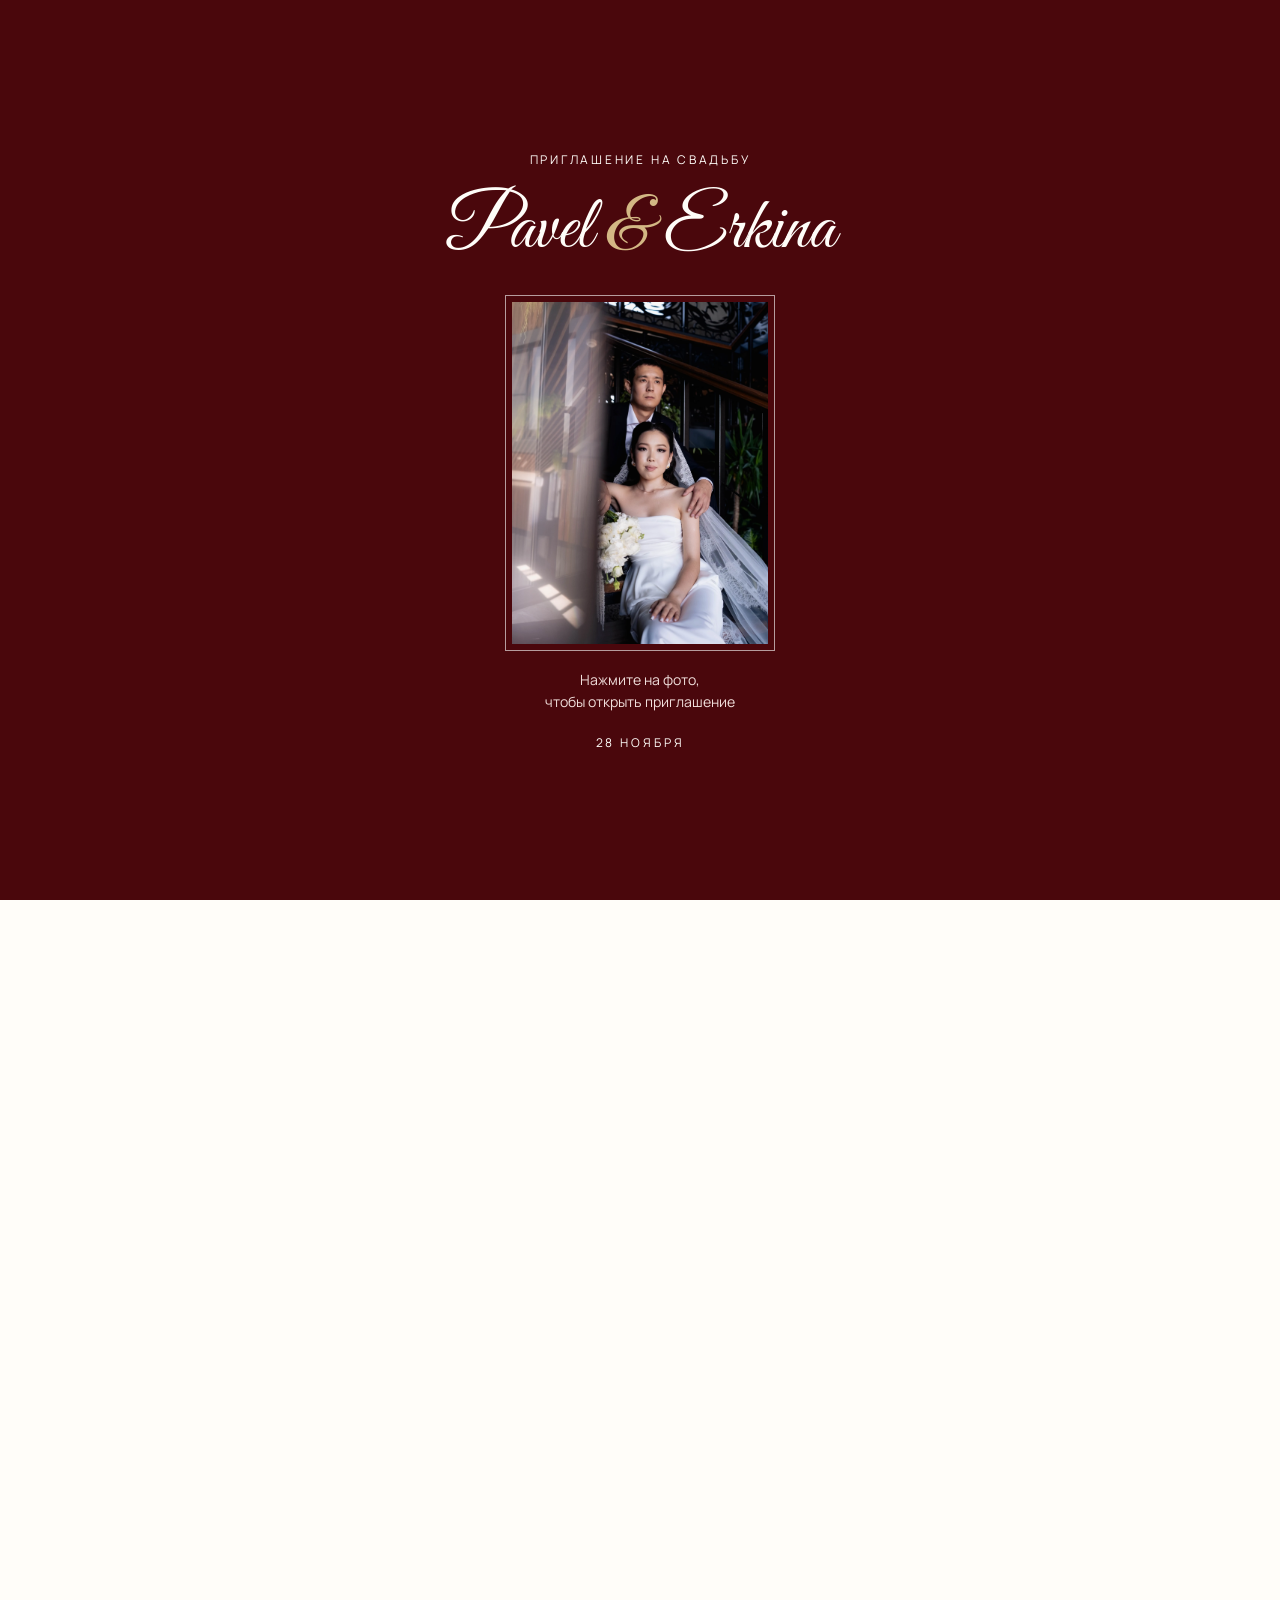
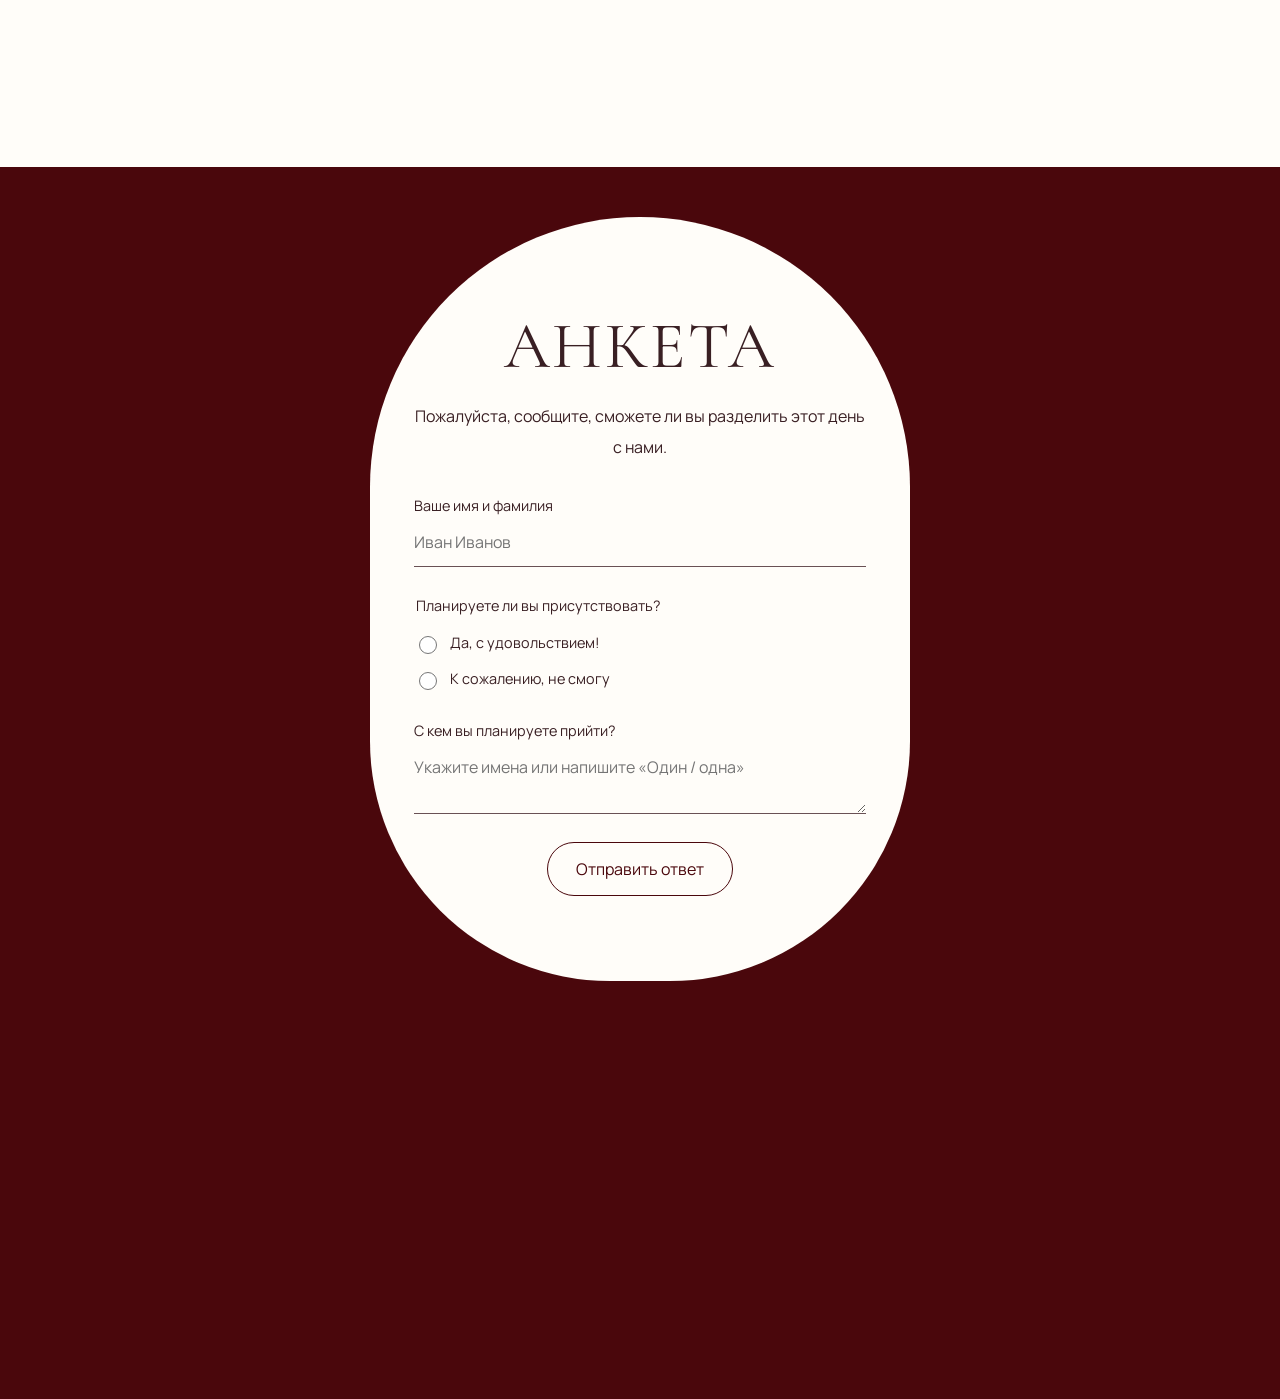
<file: index.html>
<!doctype html>
<html lang="ru">
<head>
<meta charset="utf-8">
<meta name="viewport" content="width=device-width,initial-scale=1">
<title>Pavel & Erkina — свадебное приглашение</title>
<meta name="description" content="Приглашаем вас на свадьбу Павла и Эркины. 28 ноября, ресторан «Иткл», Элиста.">
<link rel="icon" type="image/svg+xml" href="data:image/svg+xml,%3Csvg xmlns='http://www.w3.org/2000/svg' viewBox='0 0 64 64'%3E%3Crect width='64' height='64' rx='12' fill='%234a070c'/%3E%3Ctext x='32' y='43' text-anchor='middle' font-family='serif' font-size='32' fill='%23fff8ef'%3EPE%3C/text%3E%3C/svg%3E">
<link rel="preconnect" href="https://fonts.googleapis.com">
<link rel="preconnect" href="https://fonts.gstatic.com" crossorigin>
<link href="https://fonts.googleapis.com/css2?family=Cormorant+Garamond:wght@400;500;600&family=Great+Vibes&family=Manrope:wght@400;500;600&display=swap" rel="stylesheet">
<style>
:root {
  --wine: #4a070c;
  --paper: #fffdf9;
  --ink: #391f23;
  --gold: #d3b784;
  font-family: Manrope, Arial, sans-serif;
  color: var(--ink);
  background: var(--wine);
}
* { box-sizing: border-box; }
body { margin: 0; background: var(--wine); }
body.closed { overflow: hidden; }

button, a { -webkit-tap-highlight-color: transparent; font: inherit; }
button:focus-visible, a:focus-visible { outline: 3px solid var(--gold); outline-offset: 7px; }
h1, h2, h3, p { margin: 0; }
.serif { font-family: 'Cormorant Garamond', Georgia, serif; font-weight: 400; }
.script { font-family: 'Great Vibes', cursive; font-weight: 400; line-height: 1.2; }
.amp { color: var(--gold); }
.eyebrow { font-size: .75rem; letter-spacing: .23em; text-transform: uppercase; line-height: 1.8; }

/* === ОБЛОЖКА И АНИМАЦИЯ ОТКРЫТИЯ === */
.cover {
  position: fixed;
  inset: 0;
  z-index: 100;
  background: var(--wine);
  color: var(--paper);
  display: flex;
  flex-direction: column;
  align-items: center;
  justify-content: center;
  text-align: center;
  padding: 26px 20px;
  opacity: 1;
  transform: scale(1);
  transition: opacity 1s cubic-bezier(0.4, 0, 0.2, 1), transform 1s cubic-bezier(0.4, 0, 0.2, 1);
}
.cover.leaving {
  opacity: 0;
  transform: scale(1.06);
  pointer-events: none;
}
.cover .eyebrow { margin-bottom: 16px; }
.cover h1 { font-size: clamp(3rem, 6vw, 4.6rem); margin-bottom: 20px; }

.photo-button {
  width: min(270px, 60vw);
  border: 1px solid rgba(255, 255, 255, 0.6);
  background: none;
  padding: 6px;
  cursor: pointer;
  transition: transform 0.6s ease;
}
.photo-button:hover { transform: translateY(-4px); }
.photo-button img {
  display: block;
  width: 100%;
  height: clamp(230px, 38svh, 360px);
  object-fit: cover;
  object-position: center;
}
.cover.leaving .photo-button { transform: scale(1.12); }

.cover .hint { max-width: 260px; font-size: .88rem; line-height: 1.6; margin-top: 18px; color: #f0dedb; }
.cover .cover-date { font-size: .75rem; letter-spacing: .24em; margin-top: 20px; }

/* === ОСНОВНОЙ САЙТ === */
.site { background: var(--paper); }
.hero {
  min-height: 100svh;
  position: relative;
  color: white;
  display: flex;
  justify-content: center;
  align-items: flex-end;
  text-align: center;
  padding: 90px 24px 70px;
  overflow: hidden;
  background: #21070c;
}
.hero-image {
  position: absolute;
  inset: 0;
  width: 100%;
  height: 100%;
  object-fit: cover;
  object-position: center;
  filter: brightness(0.7);
  transform: scale(1.08);
  transition: transform 2s cubic-bezier(0.2, 0.8, 0.2, 1);
}
.opened .hero-image { transform: scale(1); }
.hero:after {
  content: '';
  position: absolute;
  inset: 0;
  background: linear-gradient(180deg, transparent 35%, #18030a15 52%, #18030add 100%);
}
.hero-content { position: relative; z-index: 1; }
.hero .eyebrow { margin-bottom: 16px; }
.hero h2 { font-size: clamp(3.7rem, 10vw, 7.5rem); text-shadow: 0 2px 24px #15060d70; }
.hero .date { font-size: 1rem; letter-spacing: .2em; margin-top: 16px; }
.scroll-link {
  display: inline-flex;
  flex-direction: column;
  align-items: center;
  gap: 12px;
  margin-top: 38px;
  color: #fff;
  text-decoration: none;
  font-size: .72rem;
  letter-spacing: .15em;
  text-transform: uppercase;
}
.scroll-link:before { content: ''; height: 40px; width: 1px; background: #ffffffa0; }

.section { padding: 95px 24px; text-align: center; }
.inner { max-width: 850px; margin: auto; }
.intro { max-width: 640px; margin: auto; }
.intro h2 { font-size: clamp(2.5rem, 6vw, 3.7rem); line-height: 1.15; }
.intro p { font-size: 1.05rem; line-height: 1.9; margin: 25px auto 0; max-width: 460px; }
.date-block { display: flex; flex-direction: column; align-items: center; margin-top: 46px; color: var(--wine); }
.date-block .day { font-size: 6rem; line-height: .95; font-family: Georgia, serif; }
.date-block .month { font-size: 1rem; letter-spacing: .24em; text-transform: uppercase; border-top: 1px solid #4a070c40; padding-top: 14px; margin-top: 14px; }

.photo-story { max-width: 1000px; margin: 60px auto 0; display: grid; grid-template-columns: 1fr 1fr; gap: 24px; align-items: start; }
.photo-story figure { margin: 0; overflow: hidden; }
.photo-story figure:nth-child(2) { margin-top: 65px; }
.photo-story img { display: block; width: 100%; height: auto; }

.section-title { font-size: clamp(2.7rem, 6vw, 4.1rem); line-height: 1.05; text-transform: uppercase; letter-spacing: .04em; margin-bottom: 35px; }
.location { background: var(--wine); color: var(--paper); }
.location-layout { display: grid; grid-template-columns: 1fr 1fr; gap: 60px; text-align: left; align-items: center; }
.location .section-title { margin-bottom: 0; }
.location h3 { font-size: 2.5rem; line-height: 1.1; margin-bottom: 20px; }
.location address { font-style: normal; font-size: 1rem; line-height: 1.8; color: #eedfdb; }
.outline-link { display: inline-block; margin-top: 28px; border: 1px solid #ffffff80; color: white; text-decoration: none; font-size: .8rem; letter-spacing: .1em; padding: 16px 23px; text-transform: uppercase; }
.outline-link:hover { background: #ffffff12; }

/* === РАСПИСАНИЕ === */
.schedule { max-width: 660px; margin: 45px auto 0; text-align: left; }
.schedule article { position: relative; padding-left: 90px; margin-bottom: 38px; }
.schedule article:before { content: ''; position: absolute; left: 0; top: 23px; width: 65px; height: 1px; background: var(--wine); }
.schedule h3 { font-size: clamp(1.9rem, 4vw, 2.65rem); line-height: 1.1; }
.schedule p { font-size: 1rem; line-height: 1.8; margin-top: 14px; color: #66565a; }

/* === АНКЕТА RSVP === */
.rsvp-section { background: var(--wine); padding: 50px 20px; }
.rsvp-card { max-width: 540px; background: var(--paper); margin: auto; border-radius: 270px 270px 240px 240px; padding: 95px 44px 65px; text-align: center; }
.rsvp-card > p { line-height: 1.9; margin-bottom: 32px; }
.rsvp-card .section-title { margin-bottom: 20px; }
.rsvp-card form { text-align: left; }
.rsvp-card label, .rsvp-card legend { font-size: .9rem; line-height: 1.7; }
.rsvp-card input:not([type=radio]), .rsvp-card textarea { display: block; width: 100%; border: 0; border-bottom: 1px solid #695155; background: transparent; border-radius: 0; padding: 13px 0; font: inherit; color: var(--ink); resize: vertical; }
.rsvp-card fieldset { padding: 0; border: 0; margin: 27px 0; }
.rsvp-card .radio { display: flex; align-items: center; gap: 10px; margin-top: 12px; }
.radio input { accent-color: var(--wine); width: 18px; height: 18px; }
.rsvp-submit { display: block; margin: 28px auto 0; border: 1px solid var(--wine); border-radius: 40px; padding: 15px 28px; background: transparent; color: var(--wine); cursor: pointer; font: inherit; transition: background 0.3s, color 0.3s; }
.rsvp-submit:hover { background: var(--wine); color: #fff; }
.rsvp-submit:disabled { opacity: .6; cursor: wait; }
.rsvp-status { font-size: .94rem; text-align: center; line-height: 1.6; margin-top: 20px; }
.honeypot { position: absolute; left: -10000px; width: 1px; height: 1px; overflow: hidden; }

.farewell { background: var(--wine); color: var(--paper); padding: 70px 24px; }
.farewell p { font-size: clamp(2.2rem, 5vw, 3.2rem); }
.farewell .script { font-size: clamp(3.1rem, 8vw, 5rem); margin-top: 24px; }
.farewell .eyebrow { font: 400 .75rem/1.8 Manrope, Arial, sans-serif; margin-top: 24px; }

/* === ПЛАВНОЕ ПОЯВЛЕНИЕ ПРИ СКРОЛЛЕ === */
.reveal {
  opacity: 0;
  transform: translateY(30px);
  transition: opacity 1s cubic-bezier(0.16, 1, 0.3, 1), transform 1s cubic-bezier(0.16, 1, 0.3, 1);
}
.reveal.visible {
  opacity: 1;
  transform: none;
}

@media(max-width: 600px) {
  .section { padding: 70px 24px; }
  .location-layout { grid-template-columns: 1fr; gap: 35px; text-align: center; }
  .hero { padding-bottom: 50px; }
  .hero h2 { font-size: clamp(3.2rem, 12vw, 4.6rem); }
  .photo-story { grid-template-columns: 1fr; gap: 24px; margin-top: 42px; }
  .photo-story figure:nth-child(2) { margin-top: 0; }
  .schedule article { padding-left: 50px; }
  .schedule article:before { width: 32px; top: 17px; }
  .rsvp-card { padding: 75px 25px 60px; border-radius: 230px 230px 180px 180px; }
  .cover h1 { font-size: clamp(2.8rem, 11vw, 4rem); }
}

.music-toggle{position:fixed;right:18px;bottom:calc(18px + env(safe-area-inset-bottom));z-index:90;border:1px solid #d3b784;border-radius:30px;background:#4a070c;color:#fffdf9;padding:12px 18px;min-height:44px;font:500 14px Manrope,Arial,sans-serif;cursor:pointer;box-shadow:0 3px 18px #0003}.music-toggle[hidden]{display:none}
</style>
</head>
<body class="closed">

<section class="cover" id="cover" aria-label="Открыть приглашение">
  <p class="eyebrow">Приглашение на свадьбу</p>
  <h1 class="script">Pavel <span class="amp">&amp;</span> Erkina</h1>
  <button class="photo-button" id="open" aria-label="Открыть приглашение Павла и Эркины">
    <img src="./couple-cover.webp" alt="Павел и Эркина" fetchpriority="high">
  </button>
  <p class="hint">Нажмите на фото,<br>чтобы открыть приглашение</p>
  <p class="cover-date">28 НОЯБРЯ</p>
</section>

<main class="site" id="invitation" inert>
  <section class="hero">
    <img class="hero-image" src="./couple-cover.webp" alt="Павел и Эркина в день свадьбы">
    <div class="hero-content">
      <p class="eyebrow">День нашей свадьбы</p>
      <h2 class="script" id="hero-names">Pavel <span class="amp">&amp;</span> Erkina</h2>
      <p class="date">28 НОЯБРЯ</p>
      <a class="scroll-link" href="#welcome">Листайте ниже</a>
    </div>
  </section>

  <section class="section" id="welcome">
    <div class="intro reveal">
      <h2 class="serif" id="guest-greeting">Дорогие друзья и родные!</h2>
      <p>Приглашаем вас на наше свадебное торжество. Будем счастливы разделить этот день с вами!</p>
      <div class="date-block">
        <span class="day serif">28</span>
        <span class="month">Ноября</span>
      </div>
    </div>
    <div class="photo-story" aria-label="Фотографии Павла и Эркины">
      <figure class="reveal"><img src="./couple-closeup.webp" alt="Павел и Эркина у окна" loading="lazy"></figure>
      <figure class="reveal"><img src="./couple-portrait.webp" alt="Совместный портрет" loading="lazy"></figure>
    </div>
  </section>

  <section class="section location">
    <div class="inner location-layout reveal">
      <h2 class="section-title serif">Место<br>встречи</h2>
      <div>
        <h3 class="serif">Ресторан «Иткл»</h3>
        <address>Элиста, ул. В. И. Ленина, 367</address>
        <a class="outline-link" href="https://yandex.ru/maps/?text=%D0%AD%D0%BB%D0%B8%D1%81%D1%82%D0%B0%2C%20%D1%83%D0%BB.%20%D0%92.%20%D0%98.%20%D0%9B%D0%B5%D0%BD%D0%B8%D0%BD%D0%B0%2C%20367" target="_blank" rel="noopener">Открыть на карте</a>
      </div>
    </div>
  </section>

  <section class="section">
    <div class="inner reveal">
      <h2 class="section-title serif">Программа<br>дня</h2>
      <div class="schedule">
        <article>
          <h3 class="serif">16:30 — Сбор гостей и фуршет</h3>
          <p>Встречаемся и настраиваемся на праздничный вечер.</p>
        </article>
        <article>
          <h3 class="serif">17:00 — Начало банкета</h3>
          <p>Разделим радость этого дня вместе.</p>
        </article>
        <article>
          <h3 class="serif">23:00 — Финал вечера</h3>
        </article>
      </div>
    </div>
  </section>

  <section class="rsvp-section" id="rsvp">
    <div class="rsvp-card">
      <h2 class="section-title serif">Анкета</h2>
      <p>Пожалуйста, сообщите, сможете ли вы разделить этот день с нами.</p>
      <form id="rsvp-form">
        <label for="rsvp-name">Ваше имя и фамилия</label>
        <input id="rsvp-name" name="name" autocomplete="name" placeholder="Иван Иванов" maxlength="120" required>
        <fieldset>
          <legend>Планируете ли вы присутствовать?</legend>
          <label class="radio"><input type="radio" name="attendance" value="yes" required> Да, с удовольствием!</label>
          <label class="radio"><input type="radio" name="attendance" value="no" required> К сожалению, не смогу</label>
        </fieldset>
        <div id="companions-field">
          <label for="rsvp-companions">С кем вы планируете прийти?</label>
          <textarea id="rsvp-companions" name="companions" maxlength="600" rows="2" placeholder="Укажите имена или напишите «Один / одна»"></textarea>
        </div>
        <div class="honeypot" aria-hidden="true">
          <label>Сайт<input name="website" tabindex="-1" autocomplete="off"></label>
        </div>
        <button class="rsvp-submit" type="submit">Отправить ответ</button>
        <p class="rsvp-status" id="rsvp-status" role="status" aria-live="polite"></p>
      </form>
    </div>
  </section>

  <footer class="section farewell">
    <div class="reveal">
      <p class="serif">До скорой встречи!</p>
      <p class="script">Pavel <span class="amp">&amp;</span> Erkina</p>
      <p class="eyebrow">28 ноября · Элиста</p>
    </div>
  </footer>
</main>


<audio id="wedding-music" src="./AThousandYears.mp3" preload="auto" loop></audio>
<button id="music-toggle" class="music-toggle" type="button" aria-label="Включить музыку" aria-pressed="false" hidden>♫ Включить музыку</button> <script src="./guests.js"></script>
<script>
const weddingMusic=document.getElementById('wedding-music');
const musicToggle=document.getElementById('music-toggle');
weddingMusic.volume=0.5;
function syncMusicButton(){const playing=!weddingMusic.paused;musicToggle.textContent=playing?'♫ Выключить музыку':'♫ Включить музыку';musicToggle.setAttribute('aria-pressed',String(playing));musicToggle.setAttribute('aria-label',playing?'Выключить музыку':'Включить музыку');}
function startWeddingMusic(){musicToggle.hidden=false;try{const playing=weddingMusic.play();if(playing)playing.catch(()=>{syncMusicButton();});}catch(error){syncMusicButton();}}
weddingMusic.addEventListener('play',syncMusicButton);
weddingMusic.addEventListener('pause',syncMusicButton);
weddingMusic.addEventListener('error',()=>{musicToggle.textContent='♫ Повторить запуск';musicToggle.setAttribute('aria-label','Повторить запуск музыки');musicToggle.setAttribute('aria-pressed','false');});
musicToggle.addEventListener('click',()=>{if(weddingMusic.paused){if(weddingMusic.error)weddingMusic.load();startWeddingMusic();}else weddingMusic.pause();});

// 1. Персональное обращение по ID гостя
const params = new URLSearchParams(location.search);
const guestCode = (params.get('g') || '').trim().toUpperCase();
const oldTo = (params.get('to') || '').trim();

let greeting = '';

// Новый формат по ID: ?g=K7P4XM
if (typeof WEDDING_GUESTS !== 'undefined' && WEDDING_GUESTS[guestCode]) {
  greeting = WEDDING_GUESTS[guestCode];
} 
// Старый формат именных ссылок: ?to=Имя_Фамилия
else if (oldTo && oldTo.length <= 100) {
  greeting = oldTo.replace(/_/g, ' ');
}

// Если персональное обращение найдено — подставляем его
if (greeting) {
  const guestGreetingElem = document.getElementById('guest-greeting');
  if (guestGreetingElem) {
    guestGreetingElem.textContent = greeting;
  }
}

// 2. Инициализация анимаций появления
function startRevealAnimations() {
  if (!('IntersectionObserver' in window)) {
    document.querySelectorAll('.reveal').forEach((el) => el.classList.add('visible'));
    return;
  }

  const observer = new IntersectionObserver((entries) => {
    entries.forEach((entry) => {
      if (entry.isIntersecting) {
        entry.target.classList.add('visible');
        observer.unobserve(entry.target);
      }
    });
  }, {
    threshold: 0.15
  });

  document.querySelectorAll('.reveal').forEach((el) => observer.observe(el));
}

// 3. Открытие обложки
const cover = document.getElementById('cover');
const main = document.getElementById('invitation');
const button = document.getElementById('open');

button.addEventListener('click', () => {
startWeddingMusic();

  main.removeAttribute('inert');
  document.body.classList.remove('closed');
  document.body.classList.add('opened');
  cover.classList.add('leaving');

  let animationsStarted = false;
  const finishOpening = () => {
    if (animationsStarted) return;
    animationsStarted = true;
    cover.style.display = 'none';
    startRevealAnimations();
  };

  cover.addEventListener('transitionend', finishOpening, { once: true });
  setTimeout(finishOpening, 1050); // Страховка при отсутствии transitionend
}, { once: true });

// 4. Обработка формы RSVP
const form = document.getElementById('rsvp-form');
const status = document.getElementById('rsvp-status');
const submit = form.querySelector('button[type=submit]');
const responseId = window.crypto?.randomUUID?.() ?? `${Date.now()}-${Math.random().toString(16).slice(2)}`;

form.addEventListener('change', () => {
  const isNo = form.elements.attendance.value === 'no';
  const compField = document.getElementById('companions-field');
  compField.hidden = isNo;
  form.elements.companions.disabled = isNo;
});

form.addEventListener('submit', async (event) => {
  event.preventDefault();
  if (!form.reportValidity()) return;

  submit.disabled = true;
  status.textContent = 'Отправляем ответ…';

  const data = Object.fromEntries(new FormData(form));
  data.id = responseId;
  data.invitation = greeting || 'Общая ссылка (Дорогие друзья и родные)';

  try {
    await fetch('https://script.google.com/macros/s/AKfycbxxVvnoBnxQu3MAalO434EvN5kmyPxRf2_--VZlN8Shfa4UKV8Z-hcF0vGWJnGAlaURYQ/exec', {
      method: 'POST',
      mode: 'no-cors',
      headers: { 'Content-Type': 'text/plain;charset=utf-8' },
      body: JSON.stringify(data)
    });

    status.textContent = 'Спасибо! Ваш ответ сохранён.';
    status.style.color = '#2e7d32';
    submit.textContent = 'Отправлено ✓';
    form.reset();
  } catch (error) {
    status.textContent = 'Произошла ошибка при отправке.';
    submit.disabled = false;
  }
});
</script>
<script src="./guest-live.js"></script>
</body>
</html>
</file>
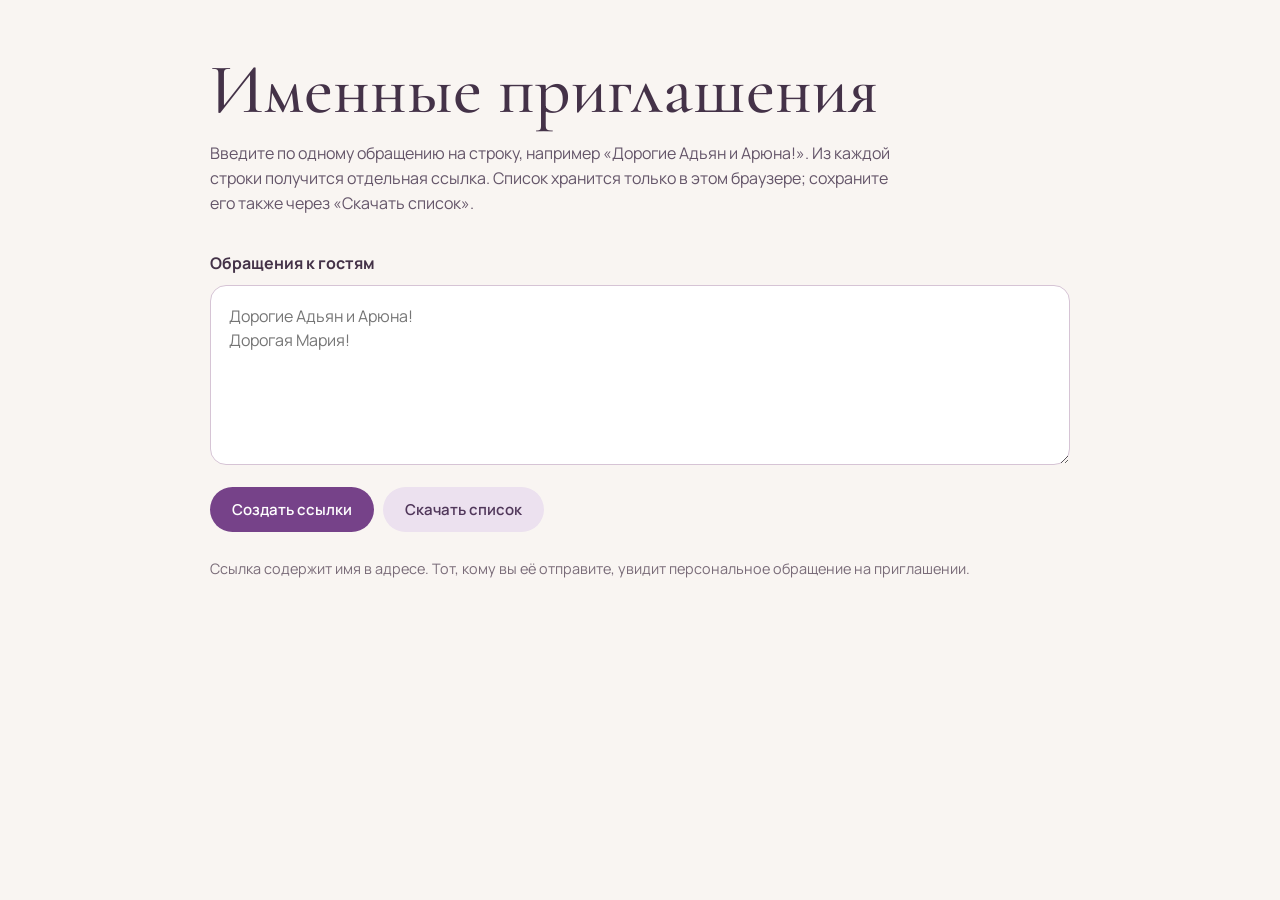
<file: generator.html>
<!doctype html><html lang="ru"><head><meta charset="utf-8"><meta name="viewport" content="width=device-width,initial-scale=1"><title>Именные приглашения — Pavel & Erkina</title><link rel="icon" type="image/svg+xml" href="data:image/svg+xml,%3Csvg xmlns='http://www.w3.org/2000/svg' viewBox='0 0 64 64'%3E%3Crect width='64' height='64' rx='12' fill='%23f5ece8'/%3E%3Ccircle cx='32' cy='32' r='20' fill='%23a52e40'/%3E%3Ctext x='32' y='42' text-anchor='middle' font-size='28' fill='white'%3E%E2%99%A5%3C/text%3E%3C/svg%3E"><style>@import url('https://fonts.googleapis.com/css2?family=Cormorant+Garamond:wght@500;600&family=Manrope:wght@400;500;600;700&display=swap');*{box-sizing:border-box}body{margin:0;background:#f9f5f2;color:#443248;font:16px/1.55 Manrope,Arial,sans-serif}main{max-width:900px;margin:0 auto;padding:55px 20px 90px}h1{font:500 clamp(2.7rem,6vw,4.4rem)/1 Cormorant Garamond,Georgia,serif;margin:0 0 15px}p{max-width:700px;color:#645569}label{display:block;margin:35px 0 9px;font-weight:700}textarea{width:100%;min-height:180px;border:1px solid #d6c4d5;border-radius:16px;padding:18px;font:inherit;background:#fff;resize:vertical}textarea:focus,button:focus-visible{outline:3px solid #8b5d9a;outline-offset:2px}button{border:0;border-radius:100px;background:#764289;color:white;padding:12px 22px;font:600 15px Manrope,Arial,sans-serif;cursor:pointer;margin:16px 9px 0 0}button.secondary{background:#ece1ef;color:#50375a}table{border-collapse:collapse;width:100%;margin-top:25px;background:white;border-radius:12px;overflow:hidden}td,th{text-align:left;border-bottom:1px solid #eee6ee;padding:15px;vertical-align:middle}th{font-size:.85rem;color:#795b80}td a{overflow-wrap:anywhere;color:#6c3e80}td button{margin:0;padding:8px 16px}footer{margin-top:26px;color:#796b78;font-size:.9rem}@media(max-width:600px){td,th{padding:11px 8px}td button{padding:8px 11px}table{font-size:.88rem}}</style></head><body><main><h1>Именные приглашения</h1><p>Введите по одному обращению на строку, например «Дорогие Адьян и Арюна!». Из каждой строки получится отдельная ссылка. Список хранится только в этом браузере; сохраните его также через «Скачать список».</p><label for="names">Обращения к гостям</label><textarea id="names" placeholder="Дорогие Адьян и Арюна!&#10;Дорогая Мария!" spellcheck="false"></textarea><button id="create">Создать ссылки</button><button id="download" class="secondary">Скачать список</button><div id="result" aria-live="polite"></div><footer>Ссылка содержит имя в адресе. Тот, кому вы её отправите, увидит персональное обращение на приглашении.</footer></main><script>const names=document.getElementById('names'),result=document.getElementById('result'),base=new URL('./',location.href);names.value=localStorage.getItem('wedding-guest-greetings')||'';function rows(){return [...new Set(names.value.split(/\r?\n/).map(x=>x.trim()).filter(Boolean))]}function link(name){const u=new URL('./',base);u.searchParams.set('g',name);return u.href}function build(){const list=rows();localStorage.setItem('wedding-guest-greetings',names.value);result.replaceChildren();if(!list.length){result.textContent='Добавьте хотя бы одно обращение.';return}const table=document.createElement('table'),head=document.createElement('tr');for(const title of ['Обращение','Ссылка','']){const th=document.createElement('th');th.textContent=title;head.append(th)}table.append(head);for(const name of list){const tr=document.createElement('tr'),td=document.createElement('td'),linkTd=document.createElement('td'),copyTd=document.createElement('td'),a=document.createElement('a'),b=document.createElement('button');td.textContent=name;a.href=link(name);a.textContent='Открыть приглашение';a.target='_blank';a.rel='noopener';linkTd.append(a);b.textContent='Копировать';b.addEventListener('click',async()=>{await navigator.clipboard.writeText(link(name));b.textContent='Скопировано';setTimeout(()=>b.textContent='Копировать',1700)});copyTd.append(b);tr.append(td,linkTd,copyTd);table.append(tr)}result.append(table)}document.getElementById('create').addEventListener('click',build);document.getElementById('download').addEventListener('click',()=>{const list=rows();if(!list.length){build();return}localStorage.setItem('wedding-guest-greetings',names.value);const csv='\uFEFFОбращение,Ссылка\r\n'+list.map(name=>[name,link(name)].map(s=>'"'+s.replaceAll('"','""')+'"').join(',')).join('\r\n');const a=document.createElement('a');a.href=URL.createObjectURL(new Blob([csv],{type:'text/csv;charset=utf-8'}));a.download='Именные приглашения.csv';a.click();setTimeout(()=>URL.revokeObjectURL(a.href),3000)});if(names.value)build();</script></body></html>
</file>
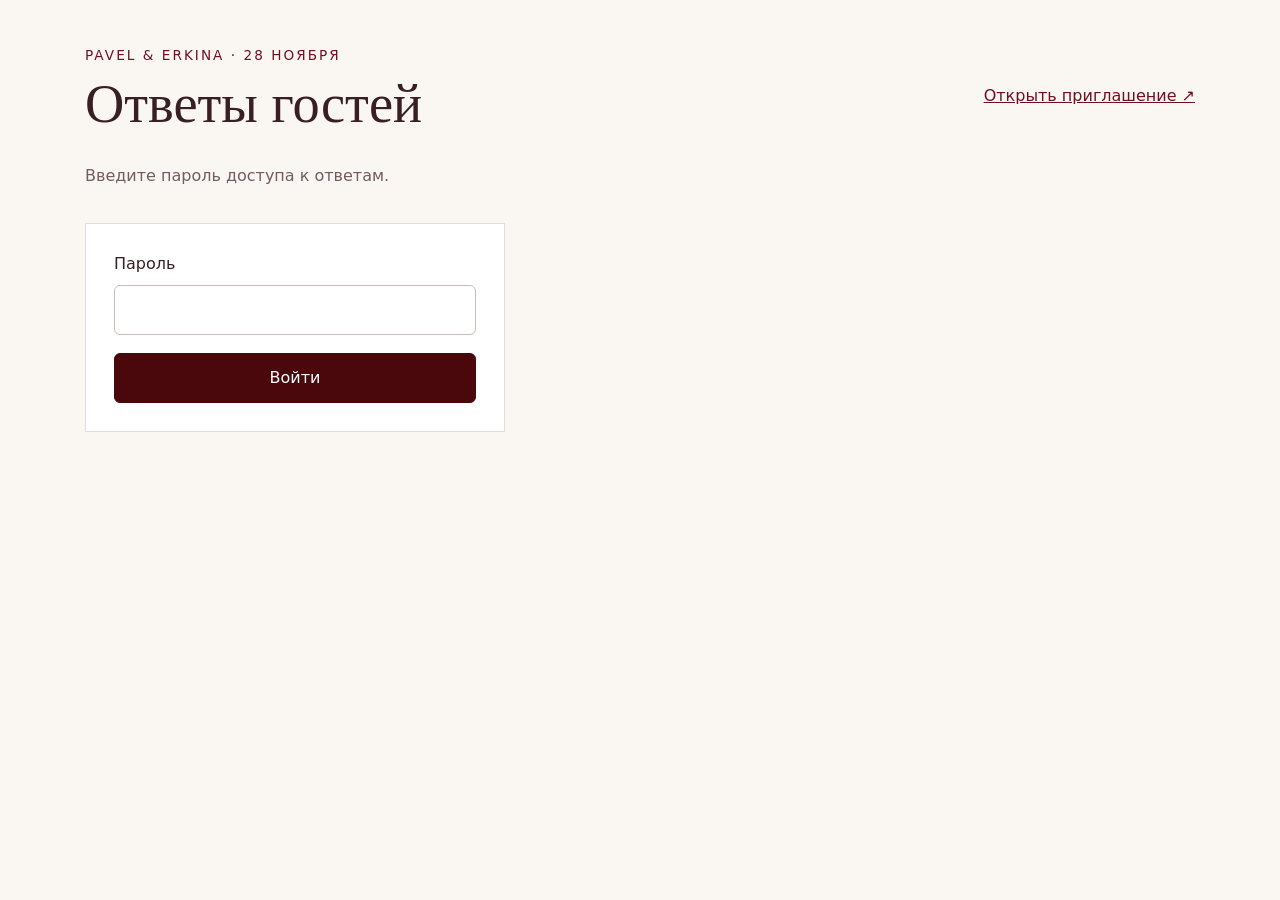
<file: responses.html>
<!doctype html><html lang="ru"><head><meta charset="utf-8"><meta name="viewport" content="width=device-width,initial-scale=1"><meta name="robots" content="noindex,nofollow"><title>Ответы гостей — Pavel & Erkina</title><style>
*{box-sizing:border-box}body{margin:0;background:#faf7f3;color:#391f23;font:16px/1.5 system-ui,sans-serif}main{max-width:1150px;margin:auto;padding:45px 20px}h1{font:400 clamp(2rem,5vw,3.4rem)/1.15 Georgia,serif;margin:8px 0 12px}p{color:#735b61}.kicker{font-size:.85rem;letter-spacing:.15em;color:#720f22}form{max-width:420px;background:white;padding:28px;border:1px solid #e7dbd9;margin-top:35px}label{display:block;margin-bottom:9px}input,select,button{font:inherit;padding:12px;border:1px solid #cbbbbb;border-radius:6px}input{width:100%;min-width:0}button{background:#4a070c;color:white;cursor:pointer;border-color:#4a070c}button:disabled{opacity:.5;cursor:wait}form button{width:100%;margin-top:18px}button.secondary{color:#4a070c;background:white}button:focus-visible,input:focus-visible,select:focus-visible{outline:3px solid #ba974e;outline-offset:3px}.tools{display:flex;flex-wrap:wrap;gap:12px;align-items:center;margin:24px 0}.tools input{flex:1 1 260px}.stats{display:grid;grid-template-columns:repeat(3,1fr);gap:15px;margin:30px 0}.stat{padding:20px;border:1px solid #e5d9d7;background:white}.stat strong{display:block;font-size:2rem;font-weight:500}.table-wrap{overflow:auto;background:white;border:1px solid #e5d9d7}table{width:100%;border-collapse:collapse;min-width:720px}td,th{text-align:left;padding:15px;border-bottom:1px solid #eee4e2;vertical-align:top;overflow-wrap:anywhere;max-width:300px}th{font-size:.85rem;color:#705358;background:#f1e9e6}.yes{color:#25633d}.no{color:#8c2839}.note{font-size:.9rem}.empty{text-align:center;padding:35px;color:#705358}.top{display:flex;justify-content:space-between;align-items:center;gap:20px}.top a{color:#710e20}#status,#login-error{color:#852238}#login-error:empty{display:none}[hidden]{display:none!important}@media(max-width:600px){.stats{gap:8px}.stat{padding:12px;font-size:.85rem}.top{align-items:flex-start;flex-direction:column}.tools button,.tools select{flex:1}}
</style></head><body><main><div class="top"><div><div class="kicker">PAVEL & ERKINA · 28 НОЯБРЯ</div><h1>Ответы гостей</h1></div><a href="./" target="_blank" rel="noopener">Открыть приглашение ↗</a></div><div id="login"><p>Введите пароль доступа к ответам.</p><form id="login-form"><label for="password">Пароль</label><input id="password" type="password" autocomplete="current-password" required><button type="submit">Войти</button><p id="login-error" role="alert"></p></form></div><section id="dashboard" hidden><div class="stats"><div class="stat"><strong id="total">0</strong>Всего ответов</div><div class="stat"><strong id="yes">0</strong>Подтвердили</div><div class="stat"><strong id="no">0</strong>Не смогут прийти</div></div><p class="note">Счётчики показывают количество анкет. Сопровождающие перечислены в таблице отдельно.</p><div class="tools"><input id="search" aria-label="Поиск по гостям" placeholder="Найти имя, семью или сопровождающего"><select id="filter" aria-label="Фильтр ответов"><option value="all">Все ответы</option><option value="yes">Придут</option><option value="no">Не придут</option></select><button id="refresh">Обновить</button><button id="download" class="secondary">Скачать CSV</button><button id="logout" class="secondary">Выйти</button></div><p class="note" id="updated"></p><p id="status" role="status"></p><div class="table-wrap"><table><thead><tr><th>Имя и фамилия</th><th>Присутствие</th><th>Сопровождающие</th><th>Приглашение</th><th>Ответ получен · МСК</th></tr></thead><tbody id="rows"></tbody></table><div class="empty" id="empty">Пока нет ответов.</div></div></section></main><script>
let password='',records=[],loading=false;const byId=id=>document.getElementById(id);const formatter=new Intl.DateTimeFormat('ru-RU',{dateStyle:'short',timeStyle:'short',timeZone:'Europe/Moscow'});function selected(){const q=byId('search').value.trim().toLocaleLowerCase('ru'),f=byId('filter').value;return records.filter(r=>(f==='all'||r.attendance===f)&&[r.name,r.companions,r.invitation].join(' ').toLocaleLowerCase('ru').includes(q))}function render(){byId('total').textContent=records.length;byId('yes').textContent=records.filter(r=>r.attendance==='yes').length;byId('no').textContent=records.filter(r=>r.attendance==='no').length;const tbody=byId('rows');tbody.replaceChildren();const visible=selected();byId('empty').hidden=visible.length>0;byId('empty').textContent=records.length?'Нет ответов по выбранному фильтру.':'Пока нет ответов.';for(const r of visible){const tr=document.createElement('tr');for(const [i,text] of [r.name,r.attendance==='yes'?'Придут':'Не придут',r.companions||'—',r.invitation||'Общая ссылка',formatter.format(new Date(r.created_at))].entries()){const td=document.createElement('td');td.textContent=text;if(i===1)td.className=r.attendance;tr.append(td)}tbody.append(tr)}}
async function refresh(){if(loading)return;loading=true;byId('refresh').disabled=true;try{const response=await fetch('https://wedding-invitation-adyan.kvxznrhfx9.chatgpt.site/api/rsvp-results',{headers:{Authorization:'Bearer '+password},cache:'no-store'});const data=await response.json();if(!response.ok){if(response.status===401)logout();throw new Error(data.error||'Ошибка загрузки')}records=data.rows;byId('login').hidden=true;byId('dashboard').hidden=false;byId('password').value='';byId('login-error').textContent='';byId('status').textContent=data.truncated?'Показаны последние 5000 ответов.':'';byId('updated').textContent='Обновлено: '+formatter.format(new Date())+' МСК. Автообновление каждую минуту.';render()}catch(error){const text=error.message||'Не удалось загрузить ответы. Попробуйте ещё раз.';byId('status').textContent=text;byId('login-error').textContent=text;}finally{loading=false;byId('refresh').disabled=false}}
function logout(){password='';records=[];byId('rows').replaceChildren();byId('dashboard').hidden=true;byId('login').hidden=false;byId('password').value=''}byId('login-form').addEventListener('submit',async e=>{e.preventDefault();password=byId('password').value;await refresh()});byId('refresh').onclick=refresh;byId('logout').onclick=logout;byId('search').oninput=render;byId('filter').onchange=render;setInterval(()=>{if(password&&!document.hidden)refresh()},60000);
byId('download').onclick=()=>{const escape=value=>{let s=String(value??'');if(/^[\s]*[=+@-]/.test(s))s="'"+s;return '"'+s.replaceAll('"','""')+'"'};const rows=[['Имя и фамилия','Присутствие','Сопровождающие','Приглашение','Ответ получен (МСК)'],...selected().map(r=>[r.name,r.attendance==='yes'?'Да':'Нет',r.companions,r.invitation,formatter.format(new Date(r.created_at))])];const csv='\uFEFF'+rows.map(row=>row.map(escape).join(';')).join('\r\n');const url=URL.createObjectURL(new Blob([csv],{type:'text/csv;charset=utf-8'}));const a=document.createElement('a');a.href=url;a.download='Ответы-гостей.csv';a.click();setTimeout(()=>URL.revokeObjectURL(url),1000)};
</script></body></html>
</file>
